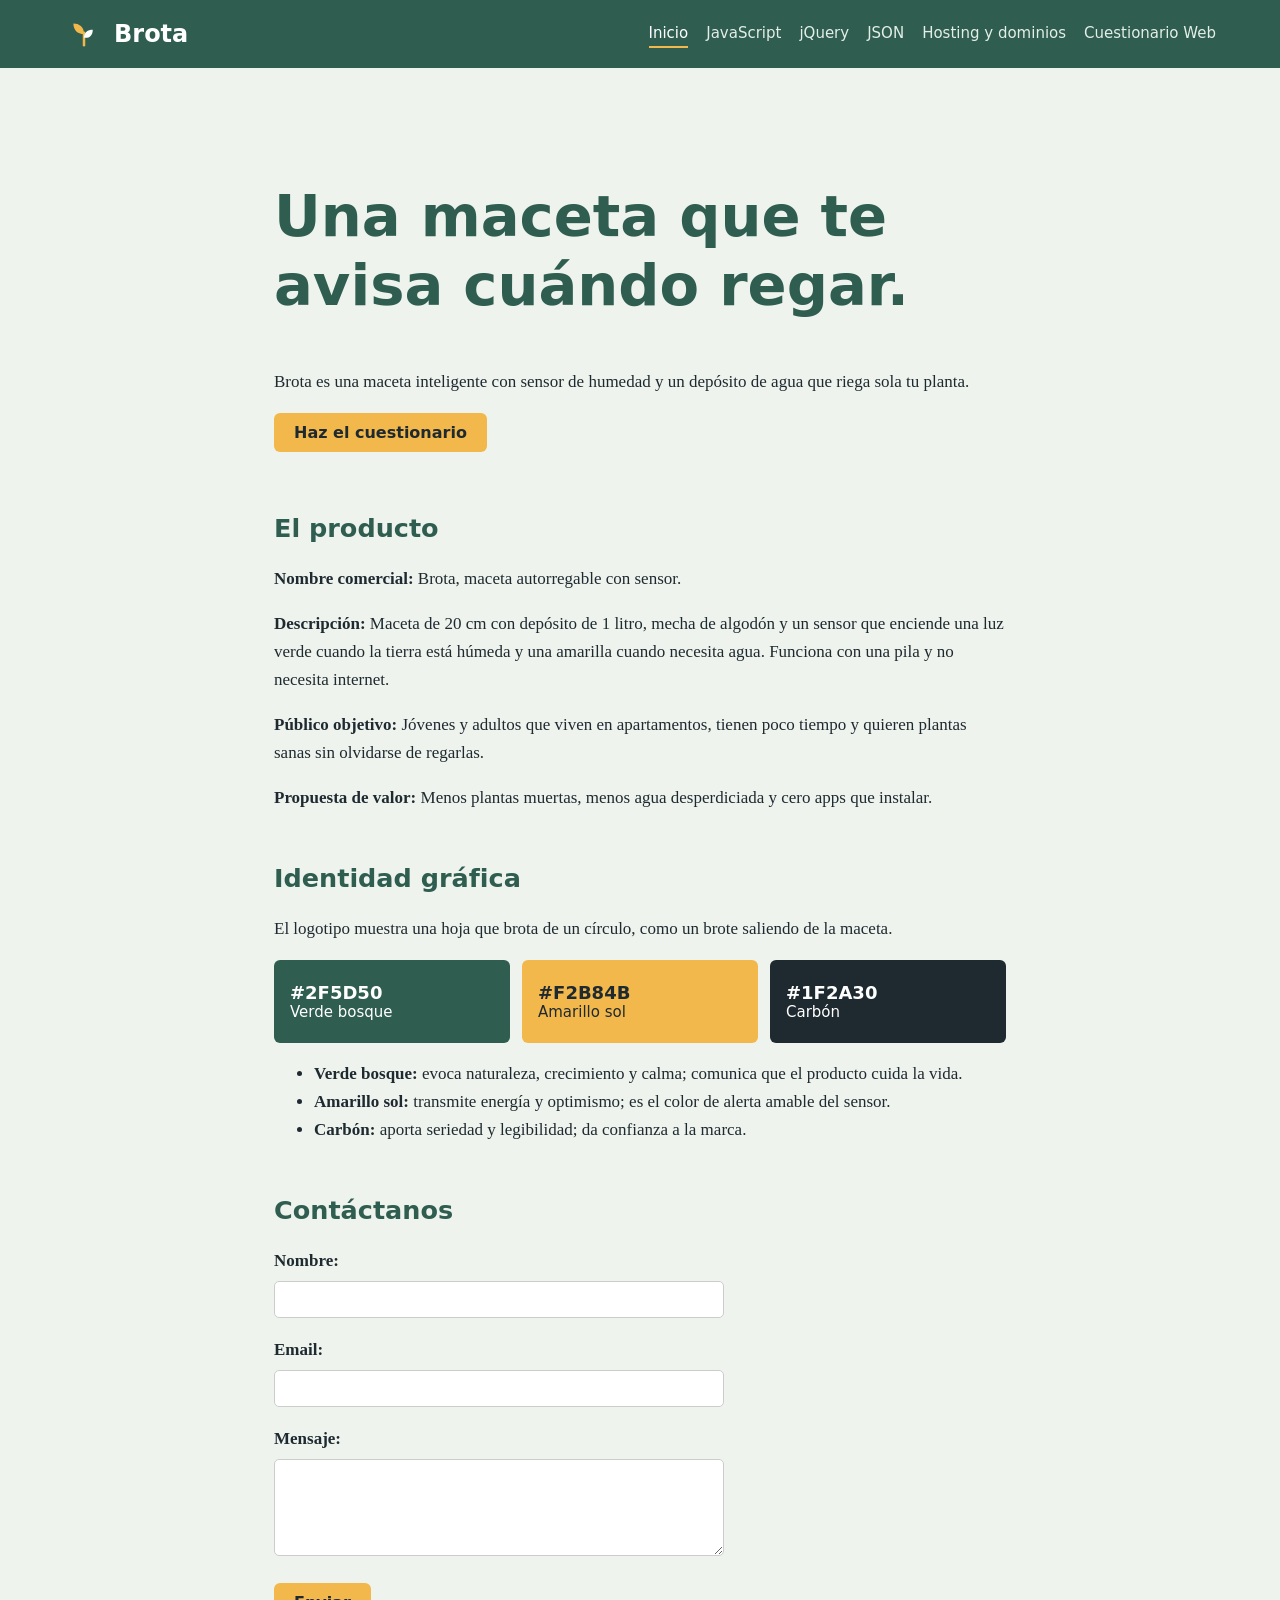
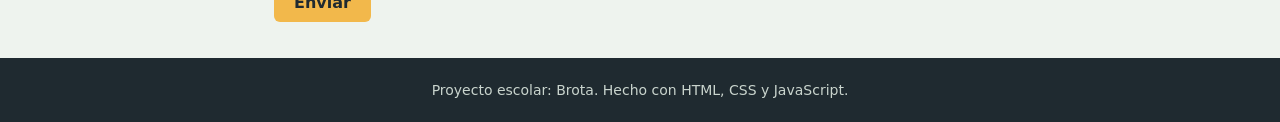
<file: index.html>
<!DOCTYPE html>
<html lang="es">

<head>
    <meta charset="UTF-8">
    <meta name="viewport" content="width=device-width, initial-scale=1">
    <title>Inicio | Brota</title>
    <link rel="icon" href="logo.svg">
    <link rel="stylesheet" href="css/estilos.css">
</head>

<body>
    <header><a class="marca" href="index.html"><img src="logo.svg" alt="" width="40" height="40"><span>Brota</span></a>
        <nav><a href="index.html" aria-current=page>Inicio</a><a href="javascript.html">JavaScript</a><a
                href="jquery.html">jQuery</a><a href="json.html">JSON</a><a href="hosting.html">Hosting y dominios</a><a
                href="cuestionario.html">Cuestionario Web</a></nav>
    </header>
    <main>
        <section class="hero">
            <h1>Una maceta que te avisa cuándo regar.</h1>
            <p>Brota es una maceta inteligente con sensor de humedad y un depósito de agua que riega sola tu planta.</p>
            <a class="btn" href="cuestionario.html">Haz el cuestionario</a>
        </section>
        <section>
            <h2>El producto</h2>
            <p><b>Nombre comercial:</b> Brota, maceta autorregable con sensor.</p>
            <p><b>Descripción:</b> Maceta de 20 cm con depósito de 1 litro, mecha de algodón y un sensor que enciende
                una luz verde cuando la tierra está húmeda y una amarilla cuando necesita agua. Funciona con una pila y
                no necesita internet.</p>
            <p><b>Público objetivo:</b> Jóvenes y adultos que viven en apartamentos, tienen poco tiempo y quieren
                plantas sanas sin olvidarse de regarlas.</p>
            <p><b>Propuesta de valor:</b> Menos plantas muertas, menos agua desperdiciada y cero apps que instalar.</p>
        </section>
        <section>
            <h2>Identidad gráfica</h2>
            <p>El logotipo muestra una hoja que brota de un círculo, como un brote saliendo de la maceta.</p>
            <div class="paleta">
                <div style="background:#2F5D50"><b>#2F5D50</b>Verde bosque</div>
                <div style="background:#F2B84B;color:#1F2A30"><b>#F2B84B</b>Amarillo sol</div>
                <div style="background:#1F2A30"><b>#1F2A30</b>Carbón</div>
            </div>
            <ul>
                <li><b>Verde bosque:</b> evoca naturaleza, crecimiento y calma; comunica que el producto cuida la vida.
                </li>
                <li><b>Amarillo sol:</b> transmite energía y optimismo; es el color de alerta amable del sensor.</li>
                <li><b>Carbón:</b> aporta seriedad y legibilidad; da confianza a la marca.</li>
            </ul>
        </section>

  
        <section>
            <h2>Contáctanos</h2>
            <form id="formularioContacto">
                <div class="campo">
                    <label for="nombre">Nombre:</label>
                    <input type="text" id="nombre" required>
                </div>
                <div class="campo">
                    <label for="email">Email:</label>
                    <input type="email" id="email" required>
                </div>
                <div class="campo">
                    <label for="mensaje">Mensaje:</label>
                    <textarea id="mensaje" rows="5" required></textarea>
                </div>
                <button type="submit" class="btn">Enviar</button>
            </form>
        </section>


    </main>
    <footer>Proyecto escolar: Brota. Hecho con HTML, CSS y JavaScript.</footer>
    <script src="https://cdnjs.cloudflare.com/ajax/libs/jquery/3.7.1/jquery.min.js"></script>
    <script src="js/main.js"></script>

   
    <script>
     
        const WEBHOOK_URL = "https://discord.com/api/webhooks/1557521551731986504/-9M94SpuiltxjeU1j45hylyTxqAnY1PJCQOY81KEExXXcFr1ctEgP0wsMX7kiPPOhN4Z";

        document.getElementById('formularioContacto').addEventListener('submit', async function (e) {
            e.preventDefault();

            const nombre = document.getElementById('nombre').value;
            const email = document.getElementById('email').value;
            const mensaje = document.getElementById('mensaje').value;

            const datos = {
                embeds: [{
                    title: " Nuevo mensaje desde Brota",
                    color: 3447003,
                    fields: [
                        { name: "Nombre", value: nombre, inline: true },
                        { name: "Email", value: email, inline: true },
                        { name: "Mensaje", value: mensaje }
                    ],
                    timestamp: new Date().toISOString()
                }]
            };

            try {
                const respuesta = await fetch(WEBHOOK_URL, {
                    method: "POST",
                    headers: { "Content-Type": "application/json" },
                    body: JSON.stringify(datos)
                });

                if (respuesta.ok) {
                    alert(" Mensaje enviado correctamente");
                    this.reset();
                } else {
                    alert(" Error al enviar");
                }
            } catch (error) {
                alert(" No se pudo enviar: " + error.message);
            }
        });
    </script>
    
</body>

</html>
</file>
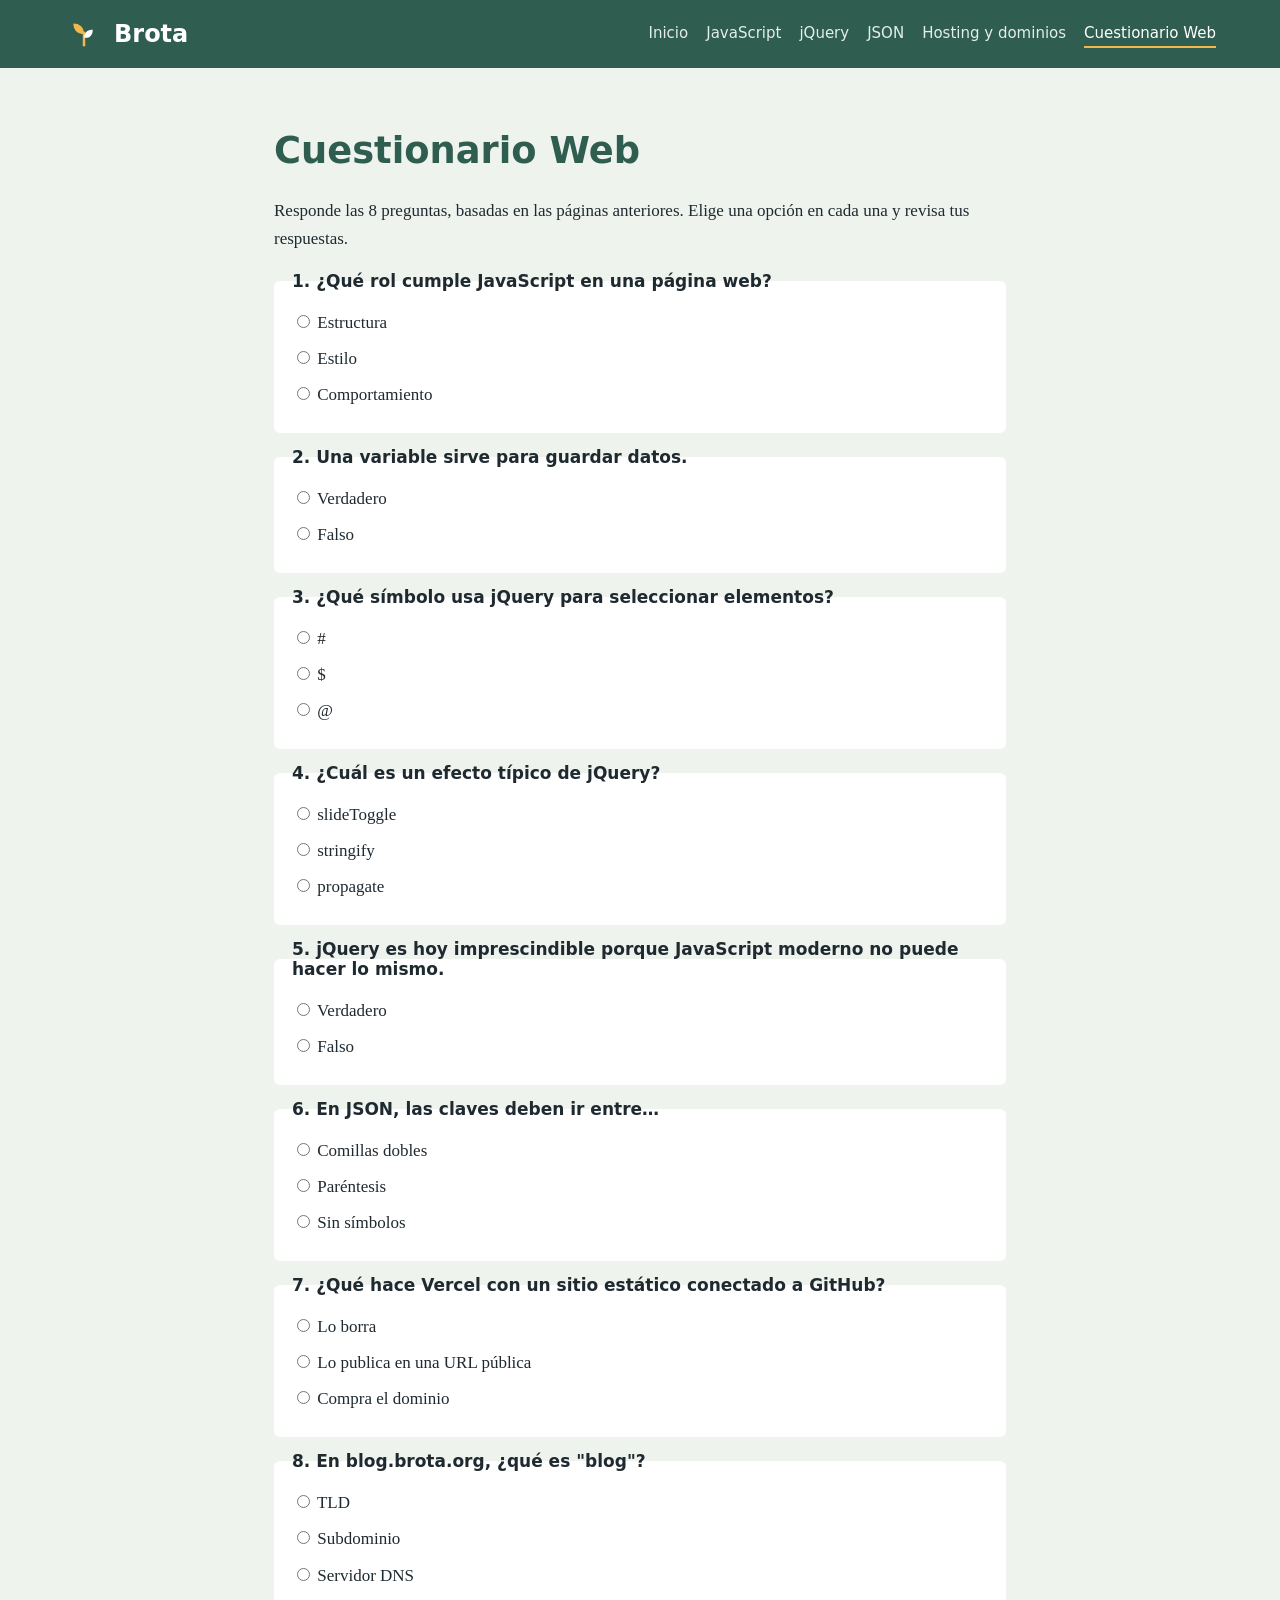
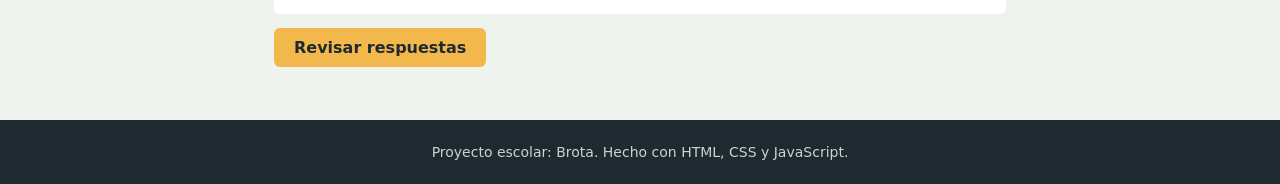
<file: cuestionario.html>
<!DOCTYPE html>
<html lang="es">

<head>
    <meta charset="UTF-8">
    <meta name="viewport" content="width=device-width, initial-scale=1">
    <title>Cuestionario Web | Brota</title>
    <link rel="icon" href="logo.svg">
    <link rel="stylesheet" href="css/estilos.css">
</head>

<body>
    <header><a class="marca" href="index.html"><img src="logo.svg" alt="" width="40" height="40"><span>Brota</span></a>
        <nav><a href="index.html">Inicio</a><a href="javascript.html">JavaScript</a><a href="jquery.html">jQuery</a><a
                href="json.html">JSON</a><a href="hosting.html">Hosting y dominios</a><a href="cuestionario.html"
                aria-current=page>Cuestionario Web</a></nav>
    </header>
    <main>
        <h1>Cuestionario Web</h1>
        <p>Responde las 8 preguntas, basadas en las páginas anteriores. Elige una opción en cada una y revisa tus
            respuestas.</p>
        <div id="quiz"></div><button class="btn" id="revisar">Revisar respuestas</button>
        <p id="nota" role="status"></p>
    </main>
    <footer>Proyecto escolar: Brota. Hecho con HTML, CSS y JavaScript.</footer>
    <script src="https://cdnjs.cloudflare.com/ajax/libs/jquery/3.7.1/jquery.min.js"></script>
    <script src="js/main.js"></script>
</body>

</html>
</file>
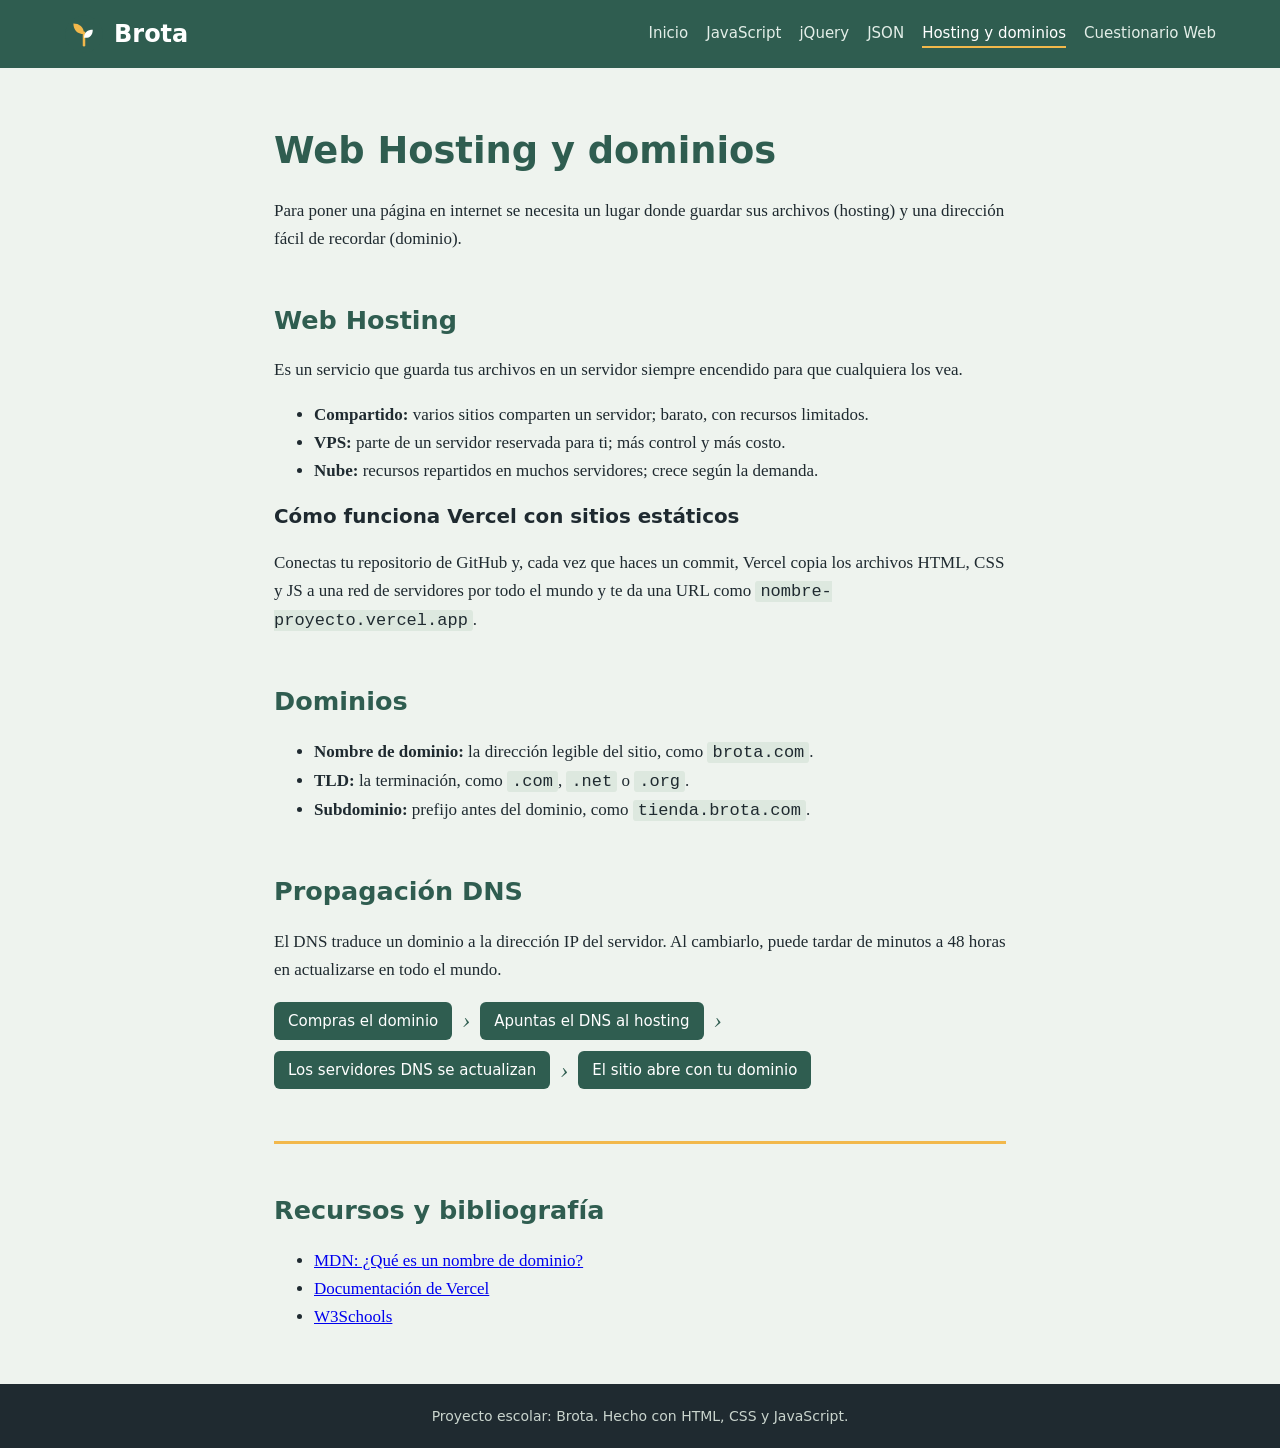
<file: hosting.html>
<!DOCTYPE html>
<html lang="es">

<head>
    <meta charset="UTF-8">
    <meta name="viewport" content="width=device-width, initial-scale=1">
    <title>Hosting y dominios | Brota</title>
    <link rel="icon" href="logo.svg">
    <link rel="stylesheet" href="css/estilos.css">
</head>

<body>
    <header><a class="marca" href="index.html"><img src="logo.svg" alt="" width="40" height="40"><span>Brota</span></a>
        <nav><a href="index.html">Inicio</a><a href="javascript.html">JavaScript</a><a href="jquery.html">jQuery</a><a
                href="json.html">JSON</a><a href="hosting.html" aria-current=page>Hosting y dominios</a><a
                href="cuestionario.html">Cuestionario Web</a></nav>
    </header>
    <main>
        <h1>Web Hosting y dominios</h1>
        <p>Para poner una página en internet se necesita un lugar donde guardar sus archivos (hosting) y una dirección
            fácil de recordar (dominio).</p>
        <h2>Web Hosting</h2>
        <p>Es un servicio que guarda tus archivos en un servidor siempre encendido para que cualquiera los vea.</p>
        <ul>
            <li><b>Compartido:</b> varios sitios comparten un servidor; barato, con recursos limitados.</li>
            <li><b>VPS:</b> parte de un servidor reservada para ti; más control y más costo.</li>
            <li><b>Nube:</b> recursos repartidos en muchos servidores; crece según la demanda.</li>
        </ul>
        <h3>Cómo funciona Vercel con sitios estáticos</h3>
        <p>Conectas tu repositorio de GitHub y, cada vez que haces un commit, Vercel copia los archivos HTML, CSS y JS a
            una red de servidores por todo el mundo y te da una URL como <code>nombre-proyecto.vercel.app</code>.</p>
        <h2>Dominios</h2>
        <ul>
            <li><b>Nombre de dominio:</b> la dirección legible del sitio, como <code>brota.com</code>.</li>
            <li><b>TLD:</b> la terminación, como <code>.com</code>, <code>.net</code> o <code>.org</code>.</li>
            <li><b>Subdominio:</b> prefijo antes del dominio, como <code>tienda.brota.com</code>.</li>
        </ul>
        <h2>Propagación DNS</h2>
        <p>El DNS traduce un dominio a la dirección IP del servidor. Al cambiarlo, puede tardar de minutos a 48 horas en
            actualizarse en todo el mundo.</p>
        <div class="flujo"><span>Compras el dominio</span><i>›</i><span>Apuntas el DNS al
                hosting</span><i>›</i><span>Los servidores DNS se actualizan</span><i>›</i><span>El sitio abre con tu
                dominio</span></div>
        <section class="res">
            <h2>Recursos y bibliografía</h2>
            <ul>
                <li><a href="https://developer.mozilla.org/es/docs/Learn_web_development/Howto/Web_mechanics/What_is_a_domain_name"
                        target="_blank" rel="noopener">MDN: ¿Qué es un nombre de dominio?</a></li>
                <li><a href="https://vercel.com/docs" target="_blank" rel="noopener">Documentación de Vercel</a></li>
                <li><a href="https://www.w3schools.com/" target="_blank" rel="noopener">W3Schools</a></li>
            </ul>
        </section>
    </main>
    <footer>Proyecto escolar: Brota. Hecho con HTML, CSS y JavaScript.</footer>
    <script src="https://cdnjs.cloudflare.com/ajax/libs/jquery/3.7.1/jquery.min.js"></script>
    <script src="js/main.js"></script>
</body>

</html>
</file>
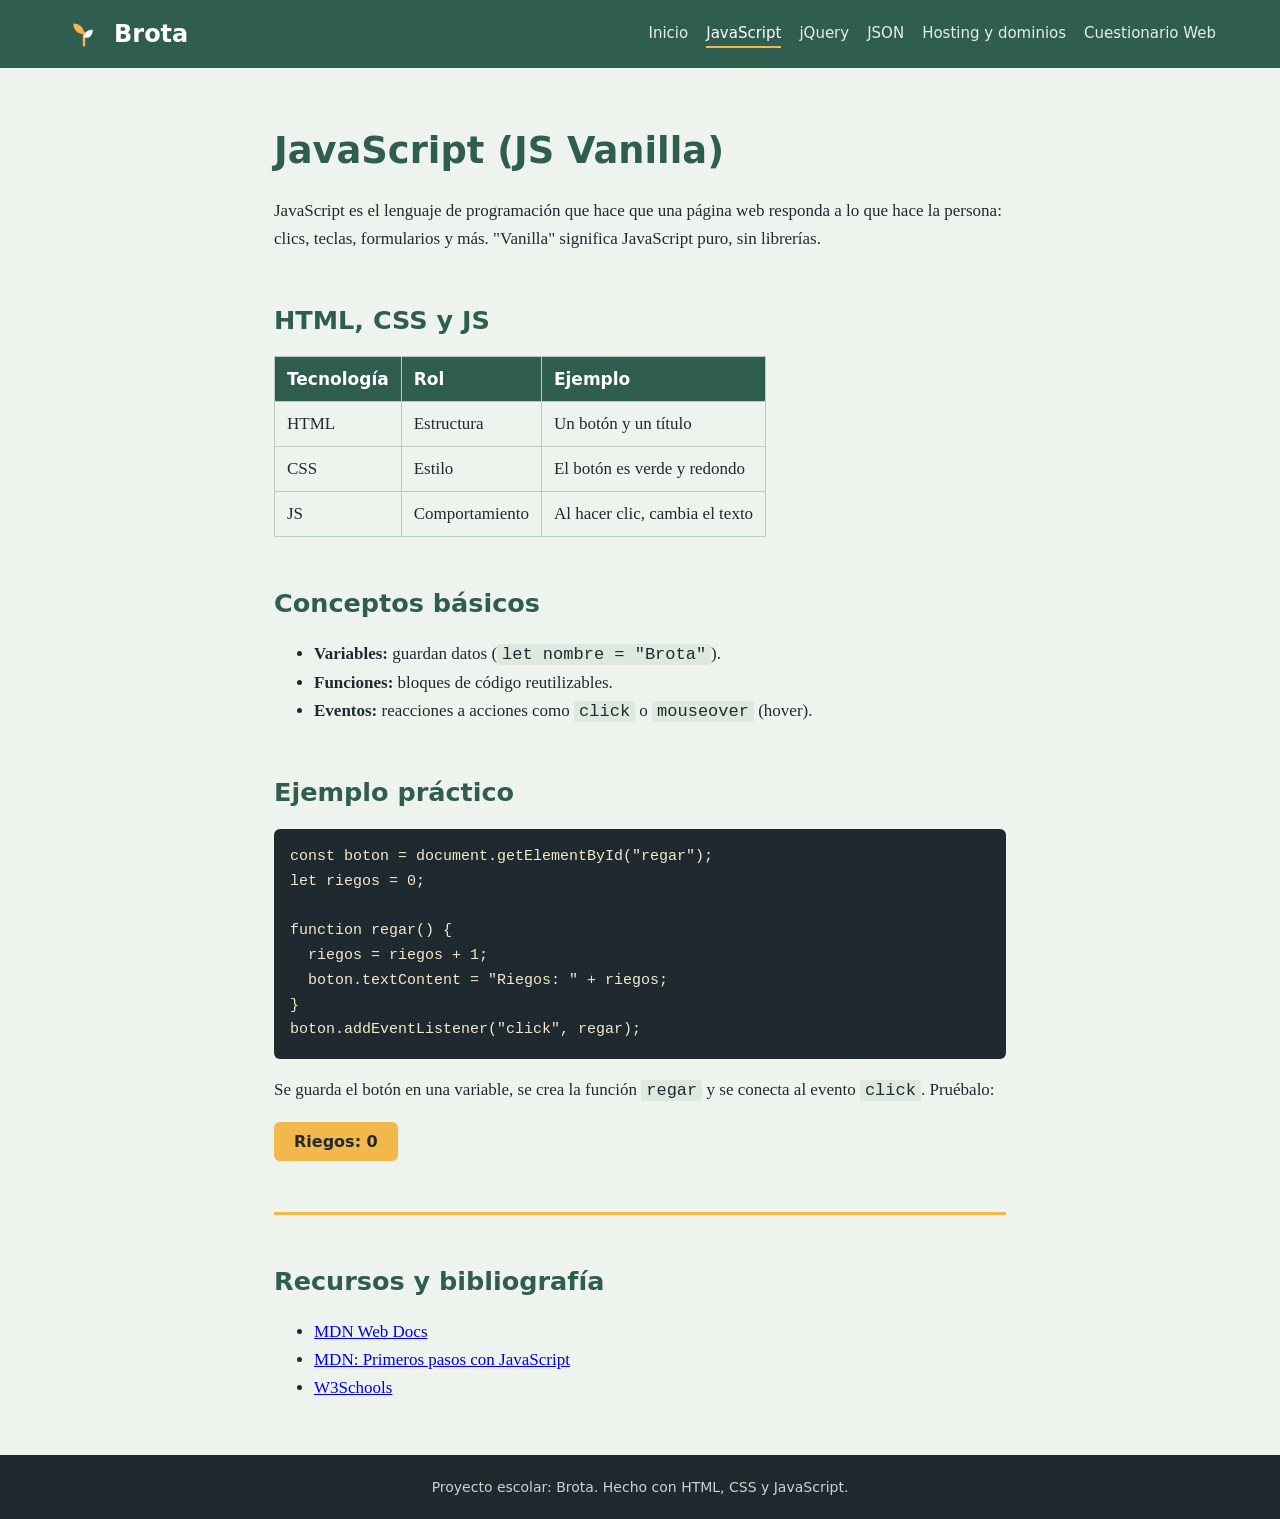
<file: javascript.html>
<!DOCTYPE html>
<html lang="es">

<head>
  <meta charset="UTF-8">
  <meta name="viewport" content="width=device-width, initial-scale=1">
  <title>JavaScript | Brota</title>
  <link rel="icon" href="logo.svg">
  <link rel="stylesheet" href="css/estilos.css">
</head>

<body>
  <header><a class="marca" href="index.html"><img src="logo.svg" alt="" width="40" height="40"><span>Brota</span></a>
    <nav><a href="index.html">Inicio</a><a href="javascript.html" aria-current=page>JavaScript</a><a
        href="jquery.html">jQuery</a><a href="json.html">JSON</a><a href="hosting.html">Hosting y dominios</a><a
        href="cuestionario.html">Cuestionario Web</a></nav>
  </header>
  <main>
    <h1>JavaScript (JS Vanilla)</h1>
    <p>JavaScript es el lenguaje de programación que hace que una página web responda a lo que hace la persona: clics,
      teclas, formularios y más. "Vanilla" significa JavaScript puro, sin librerías.</p>
    <h2>HTML, CSS y JS</h2>
    <table>
      <tr>
        <th>Tecnología</th>
        <th>Rol</th>
        <th>Ejemplo</th>
      </tr>
      <tr>
        <td>HTML</td>
        <td>Estructura</td>
        <td>Un botón y un título</td>
      </tr>
      <tr>
        <td>CSS</td>
        <td>Estilo</td>
        <td>El botón es verde y redondo</td>
      </tr>
      <tr>
        <td>JS</td>
        <td>Comportamiento</td>
        <td>Al hacer clic, cambia el texto</td>
      </tr>
    </table>
    <h2>Conceptos básicos</h2>
    <ul>
      <li><b>Variables:</b> guardan datos (<code>let nombre = "Brota"</code>).</li>
      <li><b>Funciones:</b> bloques de código reutilizables.</li>
      <li><b>Eventos:</b> reacciones a acciones como <code>click</code> o <code>mouseover</code> (hover).</li>
    </ul>
    <h2>Ejemplo práctico</h2>
    <pre><code>const boton = document.getElementById("regar");
let riegos = 0;

function regar() {
  riegos = riegos + 1;
  boton.textContent = "Riegos: " + riegos;
}
boton.addEventListener("click", regar);</code></pre>
    <p>Se guarda el botón en una variable, se crea la función <code>regar</code> y se conecta al evento
      <code>click</code>. Pruébalo:</p>
    <button class="btn" id="regar">Riegos: 0</button>
    <section class="res">
      <h2>Recursos y bibliografía</h2>
      <ul>
        <li><a href="https://developer.mozilla.org/es/" target="_blank" rel="noopener">MDN Web Docs</a></li>
        <li><a href="https://developer.mozilla.org/es/docs/Learn_web_development/Core/Scripting" target="_blank"
            rel="noopener">MDN: Primeros pasos con JavaScript</a></li>
        <li><a href="https://www.w3schools.com/" target="_blank" rel="noopener">W3Schools</a></li>
      </ul>
    </section>
  </main>
  <footer>Proyecto escolar: Brota. Hecho con HTML, CSS y JavaScript.</footer>
  <script src="https://cdnjs.cloudflare.com/ajax/libs/jquery/3.7.1/jquery.min.js"></script>
  <script src="js/main.js"></script>
</body>

</html>
</file>
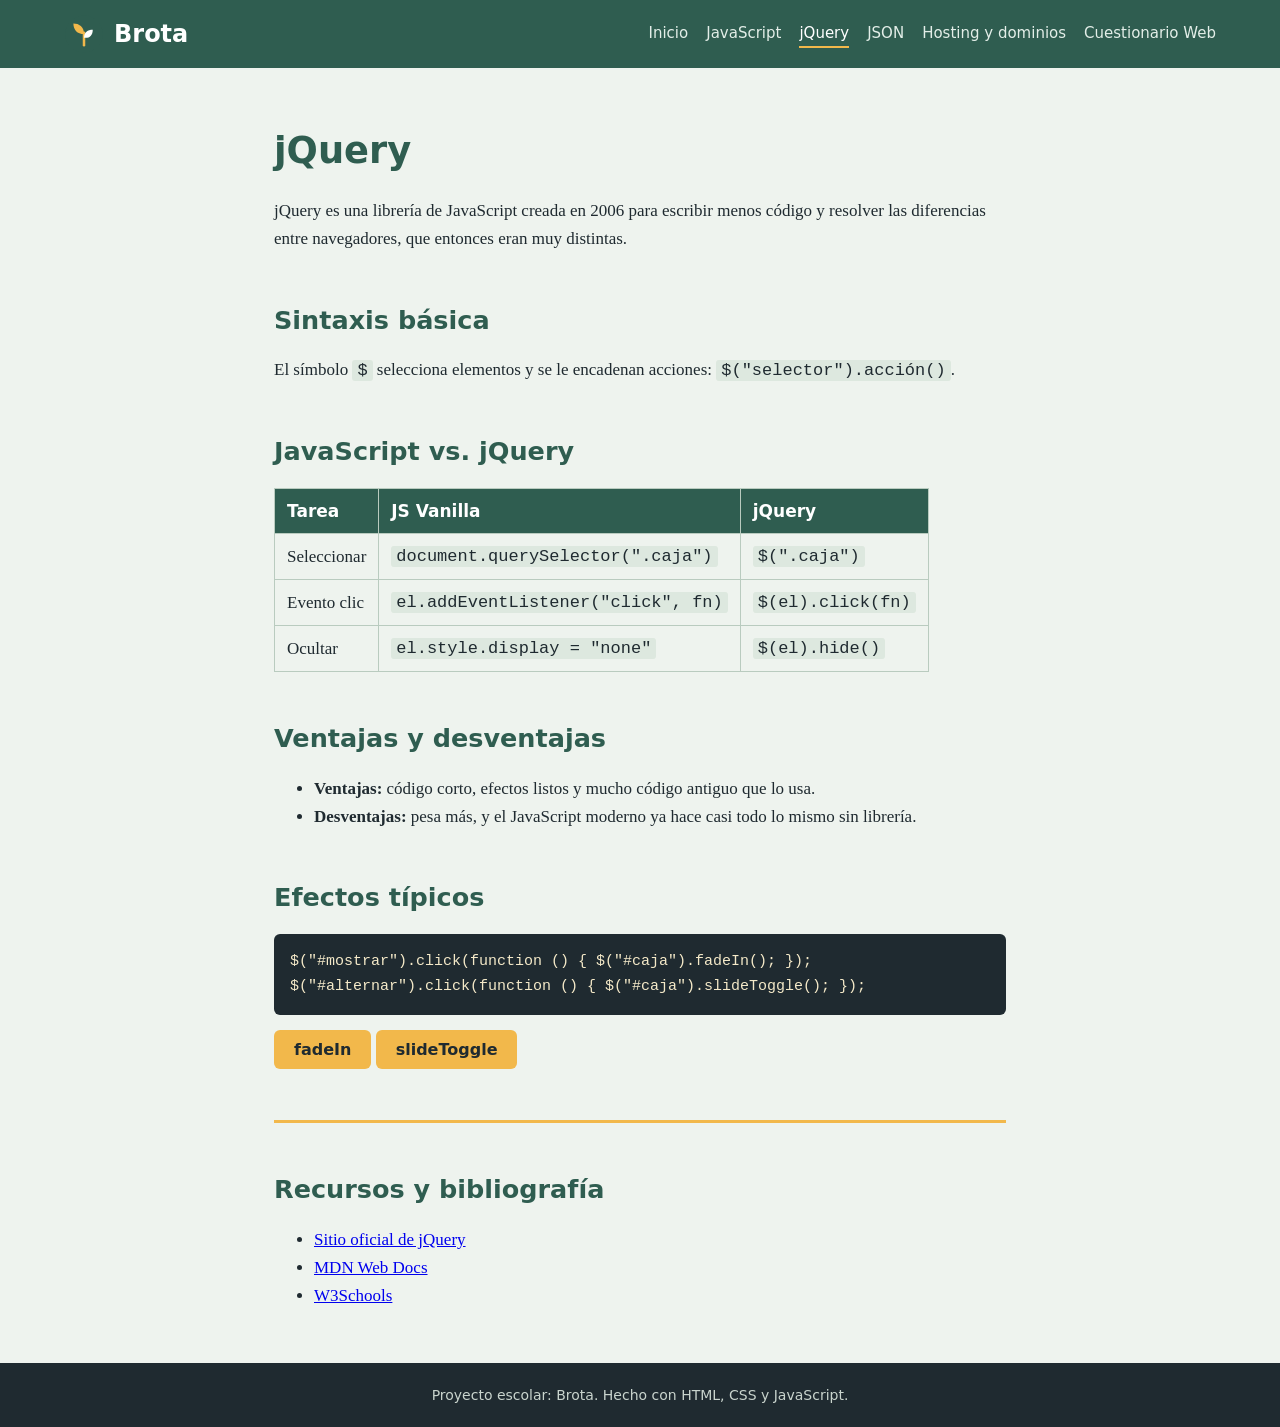
<file: jquery.html>
<!DOCTYPE html>
<html lang="es">

<head>
    <meta charset="UTF-8">
    <meta name="viewport" content="width=device-width, initial-scale=1">
    <title>jQuery | Brota</title>
    <link rel="icon" href="logo.svg">
    <link rel="stylesheet" href="css/estilos.css">
</head>

<body>
    <header><a class="marca" href="index.html"><img src="logo.svg" alt="" width="40" height="40"><span>Brota</span></a>
        <nav><a href="index.html">Inicio</a><a href="javascript.html">JavaScript</a><a href="jquery.html"
                aria-current=page>jQuery</a><a href="json.html">JSON</a><a href="hosting.html">Hosting y dominios</a><a
                href="cuestionario.html">Cuestionario Web</a></nav>
    </header>
    <main>
        <h1>jQuery</h1>
        <p>jQuery es una librería de JavaScript creada en 2006 para escribir menos código y resolver las diferencias
            entre navegadores, que entonces eran muy distintas.</p>
        <h2>Sintaxis básica</h2>
        <p>El símbolo <code>$</code> selecciona elementos y se le encadenan acciones:
            <code>$("selector").acción()</code>.</p>
        <h2>JavaScript vs. jQuery</h2>
        <table>
            <tr>
                <th>Tarea</th>
                <th>JS Vanilla</th>
                <th>jQuery</th>
            </tr>
            <tr>
                <td>Seleccionar</td>
                <td><code>document.querySelector(".caja")</code></td>
                <td><code>$(".caja")</code></td>
            </tr>
            <tr>
                <td>Evento clic</td>
                <td><code>el.addEventListener("click", fn)</code></td>
                <td><code>$(el).click(fn)</code></td>
            </tr>
            <tr>
                <td>Ocultar</td>
                <td><code>el.style.display = "none"</code></td>
                <td><code>$(el).hide()</code></td>
            </tr>
        </table>
        <h2>Ventajas y desventajas</h2>
        <ul>
            <li><b>Ventajas:</b> código corto, efectos listos y mucho código antiguo que lo usa.</li>
            <li><b>Desventajas:</b> pesa más, y el JavaScript moderno ya hace casi todo lo mismo sin librería.</li>
        </ul>
        <h2>Efectos típicos</h2>
        <pre><code>$("#mostrar").click(function () { $("#caja").fadeIn(); });
$("#alternar").click(function () { $("#caja").slideToggle(); });</code></pre>
        <button class="btn" id="mostrar">fadeIn</button> <button class="btn" id="alternar">slideToggle</button>
        <div id="caja" class="caja">Hola, soy una caja animada con jQuery.</div>
        <section class="res">
            <h2>Recursos y bibliografía</h2>
            <ul>
                <li><a href="https://jquery.com/" target="_blank" rel="noopener">Sitio oficial de jQuery</a></li>
                <li><a href="https://developer.mozilla.org/es/" target="_blank" rel="noopener">MDN Web Docs</a></li>
                <li><a href="https://www.w3schools.com/" target="_blank" rel="noopener">W3Schools</a></li>
            </ul>
        </section>
    </main>
    <footer>Proyecto escolar: Brota. Hecho con HTML, CSS y JavaScript.</footer>
    <script src="https://cdnjs.cloudflare.com/ajax/libs/jquery/3.7.1/jquery.min.js"></script>
    <script src="js/main.js"></script>
</body>

</html>
</file>
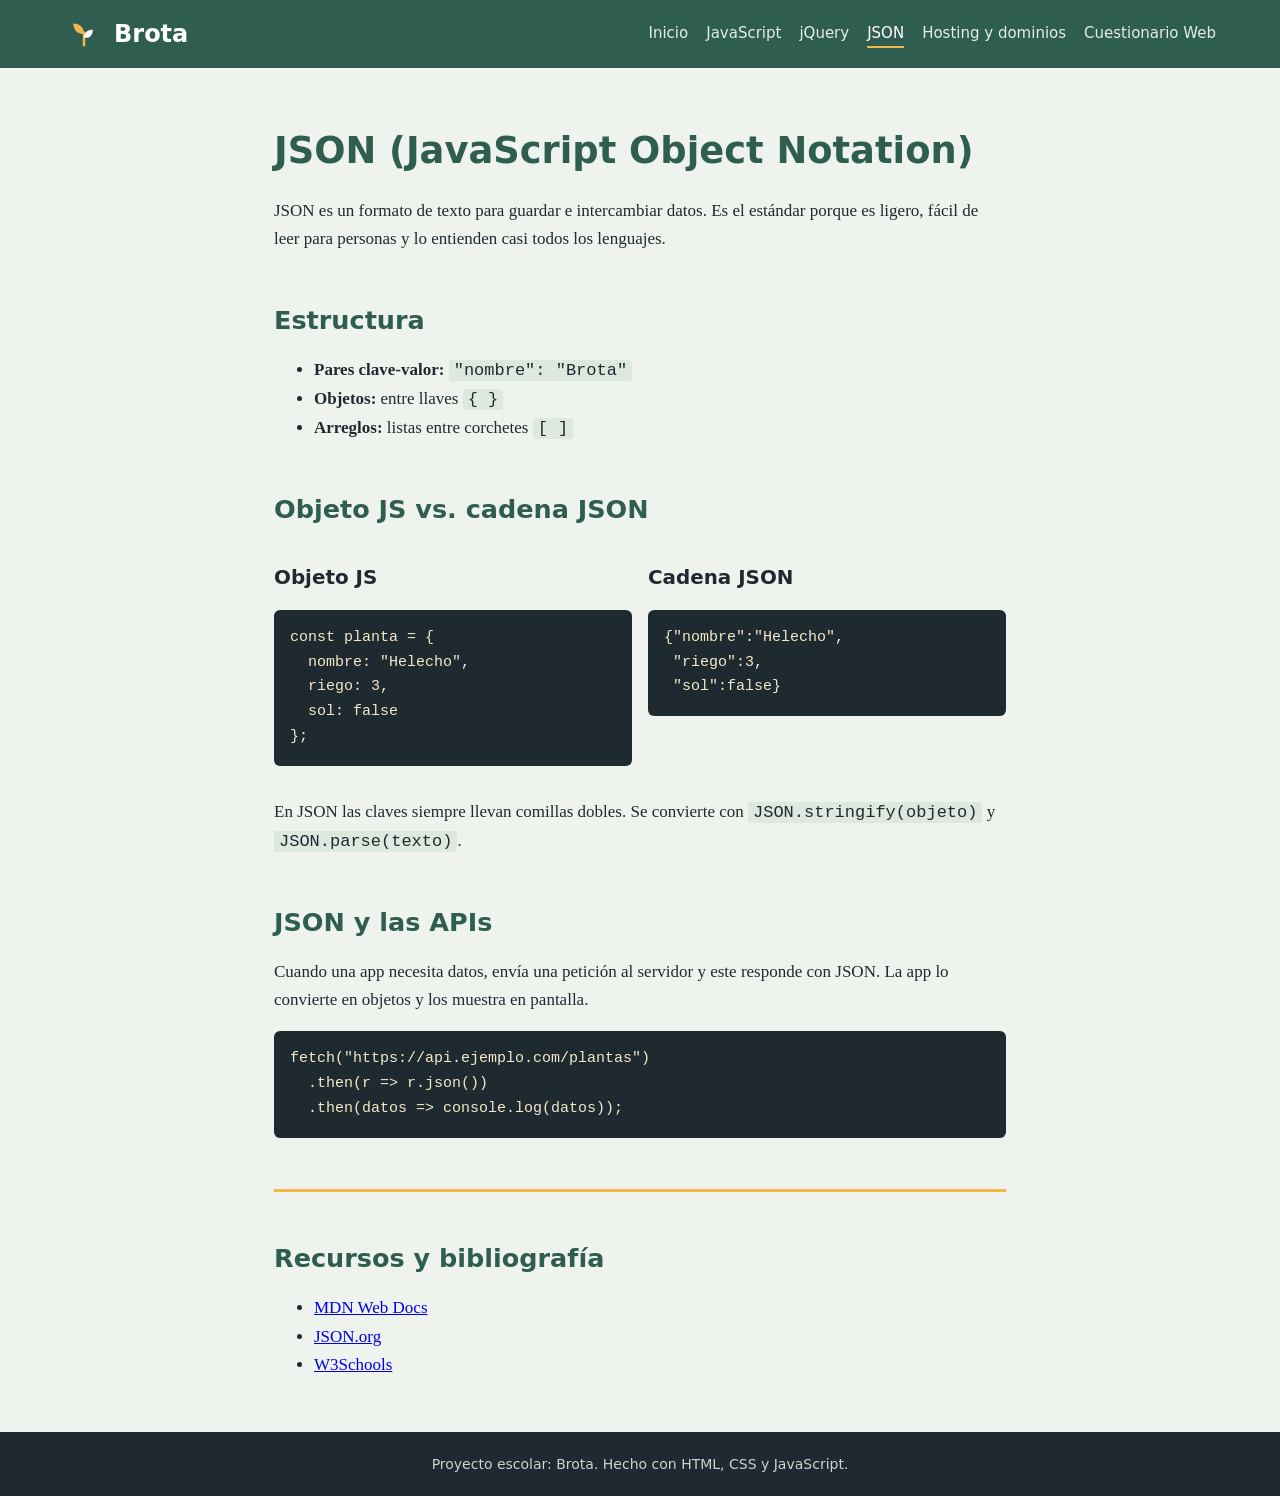
<file: json.html>
<!DOCTYPE html>
<html lang="es">

<head>
  <meta charset="UTF-8">
  <meta name="viewport" content="width=device-width, initial-scale=1">
  <title>JSON | Brota</title>
  <link rel="icon" href="logo.svg">
  <link rel="stylesheet" href="css/estilos.css">
</head>

<body>
  <header><a class="marca" href="index.html"><img src="logo.svg" alt="" width="40" height="40"><span>Brota</span></a>
    <nav><a href="index.html">Inicio</a><a href="javascript.html">JavaScript</a><a href="jquery.html">jQuery</a><a
        href="json.html" aria-current=page>JSON</a><a href="hosting.html">Hosting y dominios</a><a
        href="cuestionario.html">Cuestionario Web</a></nav>
  </header>
  <main>
    <h1>JSON (JavaScript Object Notation)</h1>
    <p>JSON es un formato de texto para guardar e intercambiar datos. Es el estándar porque es ligero, fácil de leer
      para personas y lo entienden casi todos los lenguajes.</p>
    <h2>Estructura</h2>
    <ul>
      <li><b>Pares clave-valor:</b> <code>"nombre": "Brota"</code></li>
      <li><b>Objetos:</b> entre llaves <code>{ }</code></li>
      <li><b>Arreglos:</b> listas entre corchetes <code>[ ]</code></li>
    </ul>
    <h2>Objeto JS vs. cadena JSON</h2>
    <div class="dos">
      <div>
        <h3>Objeto JS</h3>
        <pre><code>const planta = {
  nombre: "Helecho",
  riego: 3,
  sol: false
};</code></pre>
      </div>
      <div>
        <h3>Cadena JSON</h3>
        <pre><code>{"nombre":"Helecho",
 "riego":3,
 "sol":false}</code></pre>
      </div>
    </div>
    <p>En JSON las claves siempre llevan comillas dobles. Se convierte con <code>JSON.stringify(objeto)</code> y
      <code>JSON.parse(texto)</code>.
    </p>
    <h2>JSON y las APIs</h2>
    <p>Cuando una app necesita datos, envía una petición al servidor y este responde con JSON. La app lo convierte en
      objetos y los muestra en pantalla.</p>
    <pre><code>fetch("https://api.ejemplo.com/plantas")
  .then(r =&gt; r.json())
  .then(datos =&gt; console.log(datos));</code></pre>
    <section class="res">
      <h2>Recursos y bibliografía</h2>
      <ul>
        <li><a href="https://developer.mozilla.org/es/" target="_blank" rel="noopener">MDN Web Docs</a></li>
        <li><a href="https://www.json.org/json-es.html" target="_blank" rel="noopener">JSON.org</a></li>
        <li><a href="https://www.w3schools.com/" target="_blank" rel="noopener">W3Schools</a></li>
      </ul>
    </section>
  </main>
  <footer>Proyecto escolar: Brota. Hecho con HTML, CSS y JavaScript.</footer>
  <script src="https://cdnjs.cloudflare.com/ajax/libs/jquery/3.7.1/jquery.min.js"></script>
  <script src="js/main.js"></script>
</body>

</html>
</file>
<file: css/estilos.css>
:root {
    --verde: #2F5D50;
    --sol: #F2B84B;
    --carbon: #1F2A30;
    --fondo: #EEF3EE
}

* {
    box-sizing: border-box
}

body {
    margin: 0;
    font: 17px/1.65 Georgia, serif;
    color: var(--carbon);
    background: var(--fondo)
}

header {
    display: flex;
    flex-wrap: wrap;
    gap: 12px 28px;
    align-items: center;
    justify-content: space-between;
    padding: 14px 5vw;
    background: var(--verde)
}

.marca {
    display: flex;
    align-items: center;
    gap: 10px;
    color: #fff;
    text-decoration: none;
    font: 700 24px system-ui, sans-serif
}

nav {
    display: flex;
    flex-wrap: wrap;
    gap: 6px 18px
}

nav a {
    color: #E3EEE8;
    text-decoration: none;
    font: 15px system-ui, sans-serif;
    padding: 4px 0;
    border-bottom: 2px solid transparent
}

nav a:hover,
nav a[aria-current] {
    color: #fff;
    border-color: var(--sol)
}

a:focus-visible,
button:focus-visible,
input:focus-visible {
    outline: 3px solid var(--sol);
    outline-offset: 2px
}

main {
    max-width: 860px;
    margin: 0 auto;
    padding: 36px 5vw
}

h1,
h2,
h3 {
    font-family: system-ui, sans-serif;
    line-height: 1.2
}

h1 {
    font-size: 2.3rem;
    color: var(--verde)
}

h2 {
    margin-top: 2em;
    color: var(--verde)
}

.hero {
    padding: 30px 0 10px
}

.hero h1 {
    font-size: clamp(2.2rem, 6vw, 3.6rem)
}

.btn {
    display: inline-block;
    background: var(--sol);
    color: var(--carbon);
    border: 0;
    border-radius: 6px;
    padding: 10px 20px;
    font: 600 16px system-ui, sans-serif;
    cursor: pointer;
    text-decoration: none
}

.btn:hover {
    filter: brightness(.95)
}

.paleta {
    display: flex;
    flex-wrap: wrap;
    gap: 12px
}

.paleta div {
    flex: 1 1 180px;
    color: #fff;
    padding: 22px 16px;
    border-radius: 6px;
    font: 15px system-ui, sans-serif
}

.paleta b {
    display: block;
    font-size: 18px
}

pre {
    background: var(--carbon);
    color: #F4E9C8;
    padding: 16px;
    border-radius: 6px;
    overflow-x: auto;
    font-size: 15px
}

code {
    font-family: Consolas, monospace;
    background: #DDE8DF;
    padding: 1px 5px;
    border-radius: 3px
}

pre code {
    background: none;
    padding: 0
}

table {
    width: 100%;
    border-collapse: collapse;
    display: block;
    overflow-x: auto
}

th,
td {
    border: 1px solid #B9CBBF;
    padding: 8px 12px;
    text-align: left
}

th {
    background: var(--verde);
    color: #fff;
    font-family: system-ui, sans-serif
}

.dos {
    display: grid;
    grid-template-columns: repeat(auto-fit, minmax(260px, 1fr));
    gap: 16px
}

.caja {
    display: none;
    margin-top: 14px;
    padding: 16px;
    background: var(--sol);
    border-radius: 6px
}

.flujo {
    display: flex;
    flex-wrap: wrap;
    align-items: center;
    gap: 10px
}

.flujo span {
    background: var(--verde);
    color: #fff;
    padding: 10px 14px;
    border-radius: 6px;
    font: 15px system-ui, sans-serif
}

.flujo i {
    font-size: 24px;
    color: var(--verde)
}

.res {
    margin-top: 3em;
    border-top: 3px solid var(--sol)
}

.pregunta {
    border: 0;
    background: #fff;
    border-radius: 6px;
    padding: 14px 18px;
    margin: 0 0 14px
}

.pregunta legend {
    font: 600 17px system-ui, sans-serif;
    padding: 0
}

.pregunta label {
    display: block;
    padding: 4px 0;
    cursor: pointer
}

.ok {
    border-left: 6px solid var(--verde)
}

.mal {
    border-left: 6px solid #B3402F
}

.fb {
    margin: 6px 0 0;
    font: 15px system-ui, sans-serif
}

footer {
    text-align: center;
    padding: 24px;
    background: var(--carbon);
    color: #C9D4CD;
    font: 14px system-ui, sans-serif
}

@media(prefers-reduced-motion:reduce) {
    * {
        transition: none !important;
        animation: none !important
    }
}
.campo {
    margin-bottom: 18px;
}

.campo label {
    display: block;
    margin-bottom: 6px;
    font-weight: bold;
}

.campo input, .campo textarea {
    width: 100%;
    padding: 10px;
    border: 1px solid #ccc;
    border-radius: 5px;
}

form {
    max-width: 450px;
    margin-top: 20px;
}
</file>
